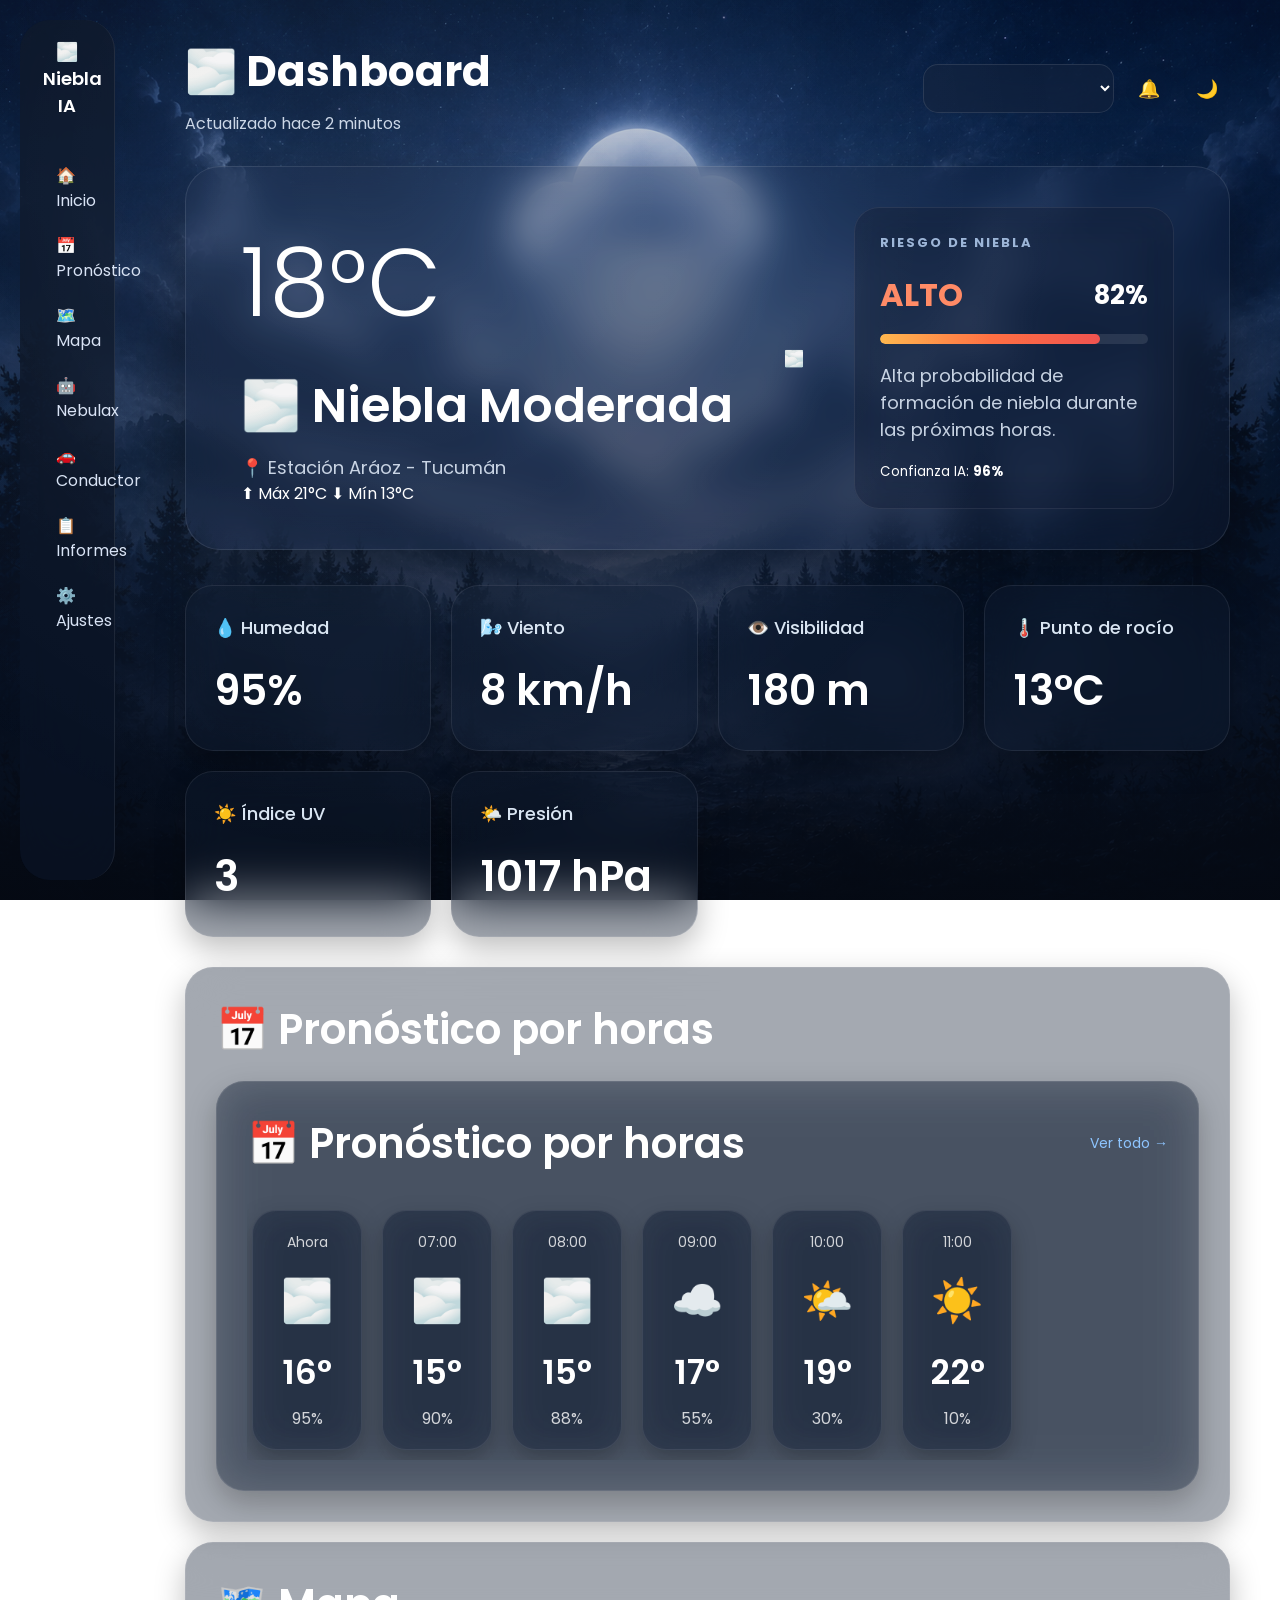
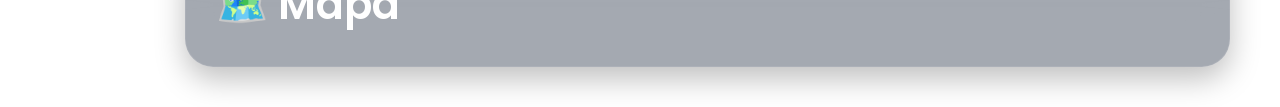
<file: indexv3.html>
<!DOCTYPE html>
<html lang="es">
<link rel="stylesheet" href="style.css">
<head>

<meta charset="UTF-8">
<meta name="viewport" content="width=device-width, initial-scale=1.0">

<title>Niebla IA</title>

<link rel="stylesheet" href="style.css">

<link href="https://fonts.googleapis.com/css2?family=Poppins:wght@300;400;500;600;700&display=swap" rel="stylesheet">

</head>

<body>

<div class="layout">

    <!-- MENÚ -->

    <aside class="sidebar">

        <div class="logo">

            🌫️ <span>Niebla IA</span>

        </div>

        <button onclick="mostrar('inicio')">🏠 Inicio</button>

        <button onclick="mostrar('pronostico')">📅 Pronóstico</button>

        <button onclick="mostrar('mapa')">🗺️ Mapa</button>

        <button onclick="mostrar('chat')">🤖 Nebulax</button>

        <button onclick="mostrar('conductor')">🚗 Conductor</button>

        <button onclick="mostrar('registros')">📋 Informes</button>

        <button onclick="mostrar('ajustes')">⚙️ Ajustes</button>

    </aside>
    

    <!-- CONTENIDO -->

    <main class="contenido">
<header class="topbar">

    <button class="menu-btn" onclick="toggleMenu()">☰</button>

    <div class="top-left">
        <h2>🌫️ Dashboard</h2>
        <p>Actualizado hace <span id="ultimaActualizacion">2 minutos</span></p>
    </div>

    <div class="top-right">

        <select id="selectorLocalidad">
            <option>📍 Estación Aráoz</option>
            <option>📍 Tacanas</option>
            <option>📍 Ranchillos</option>
            <option>📍 Lastenia</option>
        </select>

        <button class="icon-btn">🔔</button>
        <button class="icon-btn">🌙</button>

    </div>

</header>
        <!-- TARJETA PRINCIPAL -->

        <section class="hero-card">

    <div class="hero-info">

        <h1 id="temp">18°C</h1>

        <h2 id="estadoNiebla">🌫️ Niebla Moderada</h2>

        <p id="ubicacionActual">📍 Estación Aráoz - Tucumán</p>

        <div class="maxmin">
            <span>⬆ Máx 21°C</span>
            <span>⬇ Mín 13°C</span>
        </div>

    </div>

    <div class="hero-icon">
        🌫️
    </div>

    <div class="hero-riesgo">

    <h4>RIESGO DE NIEBLA</h4>

    <div class="riesgo-header">

        <span class="estado">ALTO</span>

        <span class="porcentaje" id="riesgo">82%</span>

    </div>

    <div class="barra-riesgo">
        <div class="barra"></div>
    </div>

    <p class="riesgo-texto">
        Alta probabilidad de formación de niebla durante las próximas horas.
    </p>

    <small>
        Confianza IA: <strong>96%</strong>
    </small>


</section>

        <!-- TARJETAS -->

        <section class="grid">

            <div class="card">

                <h3>💧 Humedad</h3>

                <h2 id="humedad">95%</h2>

            </div>

            <div class="card">

                <h3>🌬️ Viento</h3>

                <h2 id="viento">8 km/h</h2>

            </div>

            <div class="card">

                <h3>👁️ Visibilidad</h3>

                <h2 id="visibilidad">180 m</h2>

            </div>

            <div class="card">

                <h3>🌡️ Punto de rocío</h3>

                <h2 id="puntoRocio">13°C</h2>

            </div>

            <div class="card">

                <h3>☀️ Índice UV</h3>

                <h2 id="uv">3</h2>

            </div>

            <div class="card">

                <h3>🌤️ Presión</h3>

                <h2 id="presion">1017 hPa</h2>

            </div>

        </section>

        <!-- PRONÓSTICO -->

        <section class="card grande">

            <h2>📅 Pronóstico por horas</h2>

            <section class="card grande">

    <div class="titulo-seccion">
        <h2>📅 Pronóstico por horas</h2>
        <a href="#">Ver todo →</a>
    </div>

    <div class="forecast">

        <div class="forecast-card active">
            <span>Ahora</span>
            <div class="icono">🌫️</div>
            <h2>16°</h2>
            <small>95%</small>
        </div>

        <div class="forecast-card">
            <span>07:00</span>
            <div class="icono">🌫️</div>
            <h2>15°</h2>
            <small>90%</small>
        </div>

        <div class="forecast-card">
            <span>08:00</span>
            <div class="icono">🌫️</div>
            <h2>15°</h2>
            <small>88%</small>
        </div>

        <div class="forecast-card">
            <span>09:00</span>
            <div class="icono">☁️</div>
            <h2>17°</h2>
            <small>55%</small>
        </div>

        <div class="forecast-card">
            <span>10:00</span>
            <div class="icono">🌤️</div>
            <h2>19°</h2>
            <small>30%</small>
        </div>

        <div class="forecast-card">
            <span>11:00</span>
            <div class="icono">☀️</div>
            <h2>22°</h2>
            <small>10%</small>
        </div>

    </div>

</section>

        </section>

        <!-- MAPA -->

        <section class="card grande">

            <h2>🗺️ Mapa</h2>

            <div id="mapaContainer"></div>

        </section>

    </main>

</div>

<script src="app.js"></script>

</body>

</html>
</file>
<file: style.css>
/* ====== NIEBLA IA V3 ====== */
body {
  margin: 0;
  padding: 0;
  font-family: 'Poppins', sans-serif;
  min-height: 100vh;

background:
linear-gradient(
180deg,
rgba(20,35,60,.15) 0%,
rgba(15,25,45,.35) 35%,
rgba(10,18,35,.65) 70%,
rgba(5,10,20,.92) 100%
),
url("nubes.jpg");

background-size: cover;
background-position: center top;
background-repeat: no-repeat;
background-attachment: fixed;

background-size: cover;
background-position: top center;
  background-repeat: no-repeat;

  color: white;
}
body::after {
  content: "";
  position: fixed;
  top: 0;
  left: 0;
  width: 100%;
  height: 100%;

  background: radial-gradient(circle at 30% 20%, rgba(255,255,255,0.10), transparent 60%);
  opacity: 0.6;
  pointer-events: none;
}
*{
margin:0;
padding:0;
box-sizing:border-box;
font-family:'Poppins',sans-serif;
}

:root{

--color:#3f83ff;
--fondo:#081322;
--glass:rgba(20,35,60,.45);
--borde:rgba(255,255,255,.10);
--texto:#ffffff;

}


.layout{

display:flex;

min-height:100vh;

}

/* ===== MENU ===== */

.sidebar{

width:110px;

background:rgba(8,18,35,.72);

backdrop-filter:blur(25px);

padding:25px 18px;

border-right:1px solid rgba(255,255,255,.08);

display:flex;

flex-direction:column;

border-radius:0 30px 30px 0;

margin:20px;

height:calc(100vh - 40px);

border-radius:30px;
}

.logo{

font-size:18px;

font-weight:600;

color:white;

margin-bottom:40px;

text-align:center;

}

.logo span{

margin-left:10px;

}

.sidebar button{

width:100%;

height:58px;

border:none;

border-radius:18px;

background:transparent;

color:#d8e3f5;

font-size:16px;

cursor:pointer;

margin-bottom:12px;

transition:.3s;

text-align:left;

padding-left:18px;

}

.sidebar button:hover{

background:#2d6df6;

color:white;

transform:none;

}

/* ===== CONTENIDO ===== */

.contenido{

flex:1;

padding:40px 50px;

}

/* ===== TARJETA PRINCIPAL ===== */

.hero-card{

display:flex;

justify-content:space-between;

align-items:center;

padding:40px 55px;

border-radius:35px;

background:rgba(22,38,65,.28);

backdrop-filter:blur(18px);

-webkit-backdrop-filter:blur(35px);

border:1px solid rgba(255,255,255,.10);

box-shadow:0 25px 60px rgba(0,0,0,.35);

margin-bottom:35px;

overflow:hidden;
min-height:320px;
}
.hero-card h1{

font-size:96px;

font-weight:300;

color:white;

margin-bottom:10px;

}

.hero-card h2{

font-size:48px;

font-weight:600;

color:white;

margin-top:15px;

}

.hero-card p{

color:#c7d3e3;

font-size:18px;

margin-top:12px;

}


/* ===== CIRCULO ===== */

.riesgo-circle{

width:180px;

height:180px;

border-radius:50%;

display:flex;

align-items:center;

justify-content:center;

font-size:40px;

font-weight:bold;

background:

conic-gradient(

var(--color) 0deg,

var(--color) 295deg,

rgba(255,255,255,.12) 295deg

);
box-shadow:0 15px 40px rgba(59,130,246,.25);
}

.riesgo-circle span{

background:#08111d;

width:135px;

height:135px;

border-radius:50%;

display:flex;

justify-content:center;

align-items:center;

}

/* ===== GRID ===== */

.grid{

display:grid;

grid-template-columns:repeat(auto-fit,minmax(220px,1fr));

gap:20px;

margin-bottom:30px;

}

.card{

padding:28px;

border-radius:28px;

background:rgba(18,30,52,.38);

backdrop-filter:blur(25px);

-webkit-backdrop-filter:blur(25px);

border:1px solid rgba(255,255,255,.08);

box-shadow:0 12px 30px rgba(0,0,0,.25);

transition:.35s;

}

.card:hover{

transform:translateY(-6px);

background:rgba(18,34,60,.50);

}

.card h3{
    font-size:18px;
    font-weight:500;
    color:#d9e5f2;
    margin-bottom:18px;
}

.card h2{
    font-size:42px;
    font-weight:600;
    color:white;
}

/* ===== TARJETAS GRANDES ===== */

.grande{

margin-top:20px;

padding:30px;

}

/* ===== RESPONSIVE ===== */

@media (max-width:900px){

.sidebar{

position:fixed;
left:-260px;
top:0;

width:260px;
height:100vh;

z-index:1000;

transition:.35s;

margin:0;

border-radius:0 25px 25px 0;

}

.sidebar.activo{

left:0;

}

.contenido{

padding:20px;

margin-left:0;

}

.hero-card{

flex-direction:column;

text-align:center;

padding:30px;

gap:30px;

}

.grid{

grid-template-columns:1fr 1fr;

}

.forecast-card{

min-width:95px;

}

.topbar{

flex-direction:column;

align-items:flex-start;

gap:15px;

}

}

.sidebar{

width:95px;

background:rgba(10,20,38,.72);

backdrop-filter:blur(30px);

-webkit-backdrop-filter:blur(30px);

border-right:1px solid rgba(255,255,255,.08);

padding:18px;

display:flex;

flex-direction:column;

align-items:center;

}

.titulo-seccion{
display:flex;
justify-content:space-between;
align-items:center;
margin-bottom:20px;
}

.titulo-seccion a{
color:#8ec5ff;
text-decoration:none;
font-size:14px;
}

.forecast{

display:flex;

gap:20px;

overflow-x:auto;

padding:15px 5px 10px;

scrollbar-width:none;

}

.forecast::-webkit-scrollbar{
display:none;
}

.forecast-card{

min-width:110px;

padding:18px;

border-radius:24px;

background:rgba(18,30,52,.35);

border:1px solid rgba(255,255,255,.08);

backdrop-filter:blur(20px);

-webkit-backdrop-filter:blur(20px);

box-shadow:0 10px 25px rgba(0,0,0,.25);

text-align:center;

transition:.3s;

}

.forecast-card:hover{

transform:translateY(-8px);

}



.forecast-card span{

font-size:14px;

opacity:.8;

}

.forecast-card .icono{

font-size:42px;

margin:15px 0;

}

.forecast-card h2{

font-size:34px;

margin-bottom:8px;

}

.forecast-card small{

font-size:16px;

opacity:.8;

}
/* ===== TOPBAR ===== */

.topbar{

display:flex;

justify-content:space-between;

align-items:center;

margin-bottom:30px;

}

.top-left h2{

font-size:42px;

font-weight:700;

color:white;

}

.top-left p{

margin-top:8px;

font-size:16px;

color:#c9d5e6;

}
.top-right{

display:flex;

align-items:center;

gap:12px;

}
#selectorLocalidad{

background:rgba(20,35,60,.55);

color:white;

border:1px solid rgba(255,255,255,.10);

border-radius:15px;

padding:12px 18px;

backdrop-filter:blur(20px);

font-size:15px;

outline:none;

}
.icon-btn{

width:46px;

height:46px;

border:none;

border-radius:50%;

background:rgba(20,35,60,.55);

color:white;

font-size:18px;

cursor:pointer;

backdrop-filter:blur(20px);

transition:.3s;

}

.icon-btn:hover{

background:#3f83ff;

}
.menu-btn{
    display:none;
    width:50px;
    height:50px;
    border:none;
    border-radius:15px;
    background:rgba(20,35,60,.65);
    color:white;
    font-size:24px;
    cursor:pointer;
    backdrop-filter:blur(20px);
    margin-bottom:15px;
}

@media (max-width:900px){

    .menu-btn{
        display:block;
    }

}
/* ===== RIESGO ===== */

.hero-riesgo{

width:320px;

padding:25px;

border-radius:25px;

background:rgba(18,30,52,.35);

backdrop-filter:blur(20px);

border:1px solid rgba(255,255,255,.08);

}

.hero-riesgo h4{

font-size:13px;

letter-spacing:2px;

color:#9db6d8;

margin-bottom:18px;

}

.riesgo-header{

display:flex;

justify-content:space-between;

align-items:center;

margin-bottom:15px;

}

.estado{

font-size:32px;

font-weight:700;

color:#ff8a65;

}

.porcentaje{

font-size:26px;

font-weight:700;

color:white;

}

.barra-riesgo{

height:10px;

background:rgba(255,255,255,.10);

border-radius:20px;

overflow:hidden;

margin-bottom:18px;

}

.barra{

width:82%;

height:100%;

background:linear-gradient(90deg,#ffb74d,#ff7043,#ef5350);

border-radius:20px;

}

.riesgo-texto{

color:#cbd8e8;

font-size:15px;

line-height:1.5;

margin-bottom:15px;

}
.icon-btn {
  background: none;
  border: none;
  color: white;
}

.icon-btn svg {
  width: 26px;
  height: 26px;
}
</file>
